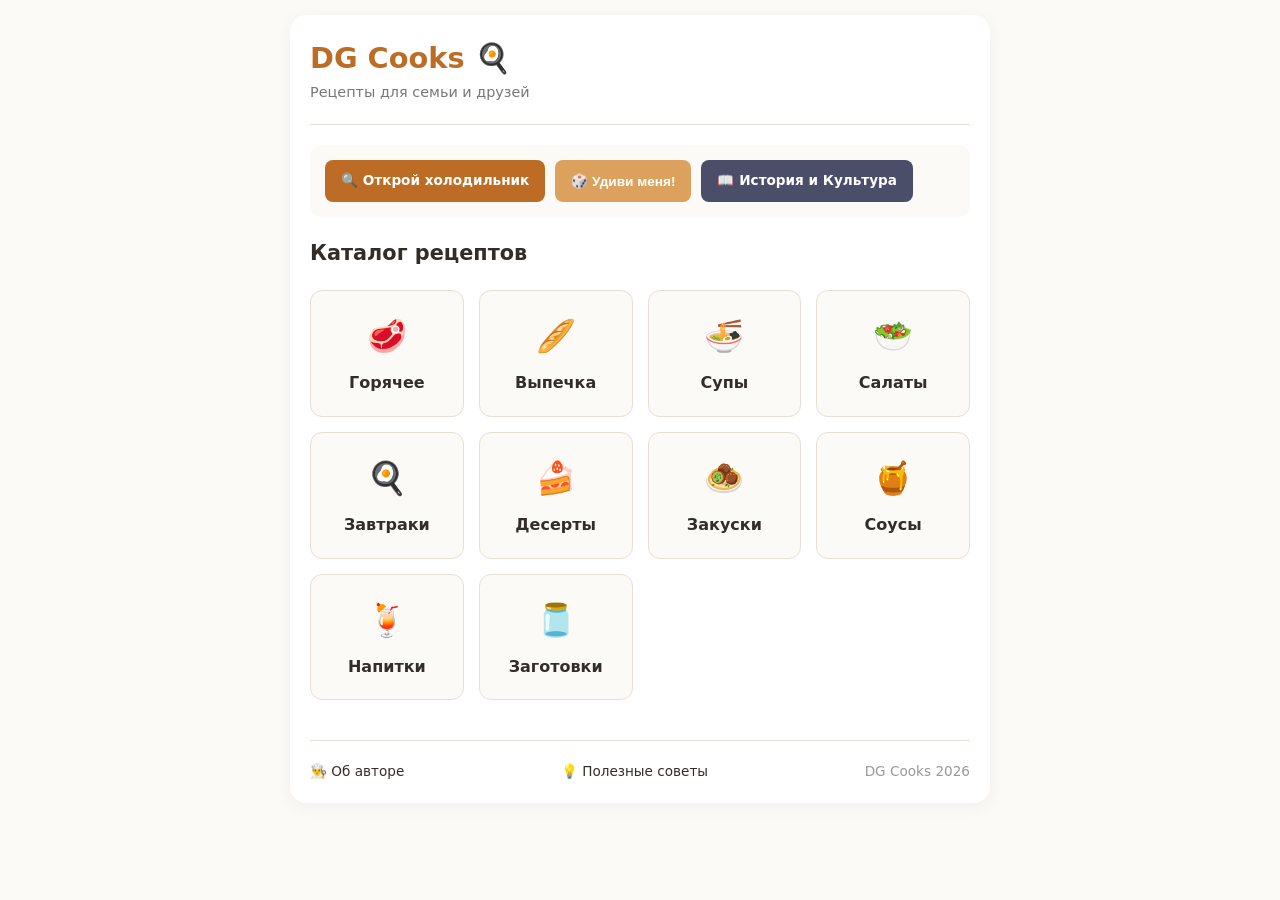
<file: index.html>
<!DOCTYPE html>
<html lang="ru">
<head>
    <meta charset="UTF-8">
    <meta name="viewport" content="width=device-width, initial-scale=1.0">
    <title>DG Cooks — Семейная Кулинарная Книга</title>
    <link rel="stylesheet" href="style.css">
</head>
<body>

    <div class="container">
        <header style="display: flex; justify-content: space-between; align-items: center; padding-bottom: 20px; border-bottom: 1px solid var(--border-color);">
            <div>
                <h1 style="color: var(--accent-color); font-size: 1.8rem;">DG Cooks 🍳</h1>
                <p style="font-size: 0.9rem; color: #777;">Рецепты для семьи и друзей</p>
            </div>
        </header>

        <section style="margin: 20px 0; padding: 15px; background: var(--bg-color); border-radius: 12px; display: flex; flex-wrap: wrap; gap: 10px;">
            <a href="fridge.html" class="btn-share btn-action" style="font-size: 0.85rem; text-decoration: none;">🔍 Открой холодильник</a>
            <button id="btn-surprise" class="btn-share" style="background-color: var(--accent-light); font-size: 0.85rem;">🎲 Удиви меня!</button>
            <a href="history.html" class="btn-share" style="background-color: #4a4e69; font-size: 0.85rem; text-decoration: none;">📖 История и Культура</a>
        </section>

        <main>
            <h2 style="margin: 20px 0 10px 0; font-size: 1.3rem;">Каталог рецептов</h2>
            <div class="categories-grid">
                
                <a href="main-dishes.html" style="text-decoration: none; color: inherit;">
                    <div style="background: var(--bg-color); padding: 20px; border-radius: 12px; text-align: center; border: 1px solid var(--border-color);">
                        <span style="font-size: 2rem;">🥩</span>
                        <h3 style="font-size: 1rem; margin-top: 8px;">Горячее</h3>
                    </div>
                </a>

                <a href="bakery.html" style="text-decoration: none; color: inherit;">
                    <div style="background: var(--bg-color); padding: 20px; border-radius: 12px; text-align: center; border: 1px solid var(--border-color);">
                        <span style="font-size: 2rem;">🥖</span>
                        <h3 style="font-size: 1rem; margin-top: 8px;">Выпечка</h3>
                    </div>
                </a>

                <a href="soups.html" style="text-decoration: none; color: inherit;">
                    <div style="background: var(--bg-color); padding: 20px; border-radius: 12px; text-align: center; border: 1px solid var(--border-color);">
                        <span style="font-size: 2rem;">🍜</span>
                        <h3 style="font-size: 1rem; margin-top: 8px;">Супы</h3>
                    </div>
                </a>

                <a href="salads.html" style="text-decoration: none; color: inherit;">
                    <div style="background: var(--bg-color); padding: 20px; border-radius: 12px; text-align: center; border: 1px solid var(--border-color);">
                        <span style="font-size: 2rem;">🥗</span>
                        <h3 style="font-size: 1rem; margin-top: 8px;">Салаты</h3>
                    </div>
                </a>

                <a href="breakfasts.html" style="text-decoration: none; color: inherit;">
                    <div style="background: var(--bg-color); padding: 20px; border-radius: 12px; text-align: center; border: 1px solid var(--border-color);">
                        <span style="font-size: 2rem;">🍳</span>
                        <h3 style="font-size: 1rem; margin-top: 8px;">Завтраки</h3>
                    </div>
                </a>

                <a href="desserts.html" style="text-decoration: none; color: inherit;">
                    <div style="background: var(--bg-color); padding: 20px; border-radius: 12px; text-align: center; border: 1px solid var(--border-color);">
                        <span style="font-size: 2rem;">🍰</span>
                        <h3 style="font-size: 1rem; margin-top: 8px;">Десерты</h3>
                    </div>
                </a>

                <a href="snacks.html" style="text-decoration: none; color: inherit;">
                    <div style="background: var(--bg-color); padding: 20px; border-radius: 12px; text-align: center; border: 1px solid var(--border-color);">
                        <span style="font-size: 2rem;">🧆</span>
                        <h3 style="font-size: 1rem; margin-top: 8px;">Закуски</h3>
                    </div>
                </a>

                <a href="sauces.html" style="text-decoration: none; color: inherit;">
                    <div style="background: var(--bg-color); padding: 20px; border-radius: 12px; text-align: center; border: 1px solid var(--border-color);">
                        <span style="font-size: 2rem;">🍯</span>
                        <h3 style="font-size: 1rem; margin-top: 8px;">Соусы</h3>
                    </div>
                </a>

                <a href="drinks.html" style="text-decoration: none; color: inherit;">
                    <div style="background: var(--bg-color); padding: 20px; border-radius: 12px; text-align: center; border: 1px solid var(--border-color);">
                        <span style="font-size: 2rem;">🍹</span>
                        <h3 style="font-size: 1rem; margin-top: 8px;">Напитки</h3>
                    </div>
                </a>

                <a href="preserves.html" style="text-decoration: none; color: inherit;">
                    <div style="background: var(--bg-color); padding: 20px; border-radius: 12px; text-align: center; border: 1px solid var(--border-color);">
                        <span style="font-size: 2rem;">🫙</span>
                        <h3 style="font-size: 1rem; margin-top: 8px;">Заготовки</h3>
                    </div>
                </a>

            </div>
        </main>

        <footer style="margin-top: 40px; padding-top: 20px; border-top: 1px solid var(--border-color); display: flex; justify-content: space-between; font-size: 0.85rem;">
            <a href="about.html" style="color: var(--text-color); text-decoration: none;">👨‍🍳 Об авторе</a>
            <a href="tips.html" style="color: var(--text-color); text-decoration: none;">💡 Полезные советы</a>
            <span style="color: #999;">DG Cooks 2026</span>
        </footer>
    </div>

    <script>
        document.getElementById('btn-surprise').addEventListener('click', () => {
            alert('Тут запустится кулинарная рулетка из Task 4.4!');
        });
    </script>
</body>
</html>
</file>
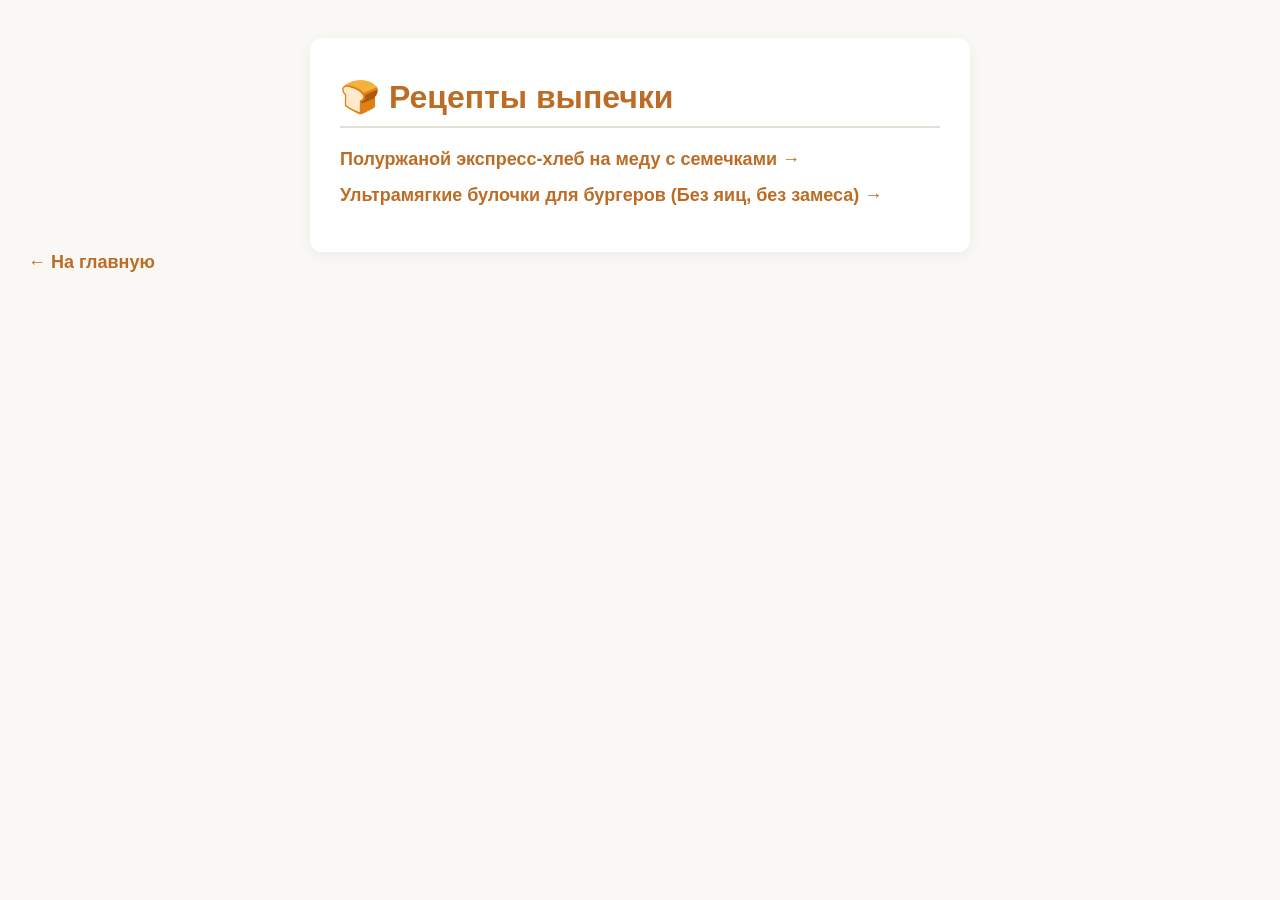
<file: bakery.html>
<!DOCTYPE html>
<html lang="ru">
<head>
    <meta charset="UTF-8">
    <meta name="viewport" content="width=device-width, initial-scale=1.0">
    <title>Выпечка и Хлеб</title>
    <style>
        body { font-family: sans-serif; background: #faf8f5; color: #332d29; padding: 30px 20px; }
        .container { max-width: 600px; margin: 0 auto; background: white; padding: 30px; border-radius: 12px; box-shadow: 0 4px 15px rgba(0,0,0,0.05); position: relative; }
        h1 { color: #bc6c25; border-bottom: 2px solid #e6dfd5; padding-bottom: 10px; margin-top: 10px; }
        
        ul { list-style: none; padding: 0; }
        li { margin: 15px 0; }
        a { color: #bc6c25; font-size: 18px; text-decoration: none; font-weight: bold; }
        a:hover { text-decoration: underline; }
        .back { display: inline-block; margin-top: 20px; color: #7d7065; }
    </style>
</head>
<body>
    <div class="container">
        <h1>🍞 Рецепты выпечки</h1>
        <ul>
            <li><a href="honey-bread.html">Полуржаной экспресс-хлеб на меду с семечками →</a></li>
            <li><a href="burger-buns.html">Ультрамягкие булочки для бургеров (Без яиц, без замеса) →</a></li>
        </ul>
    </div>
    <a href="index.html" id="back-to-main">← На главную</a>
</body>
</html>
</file>
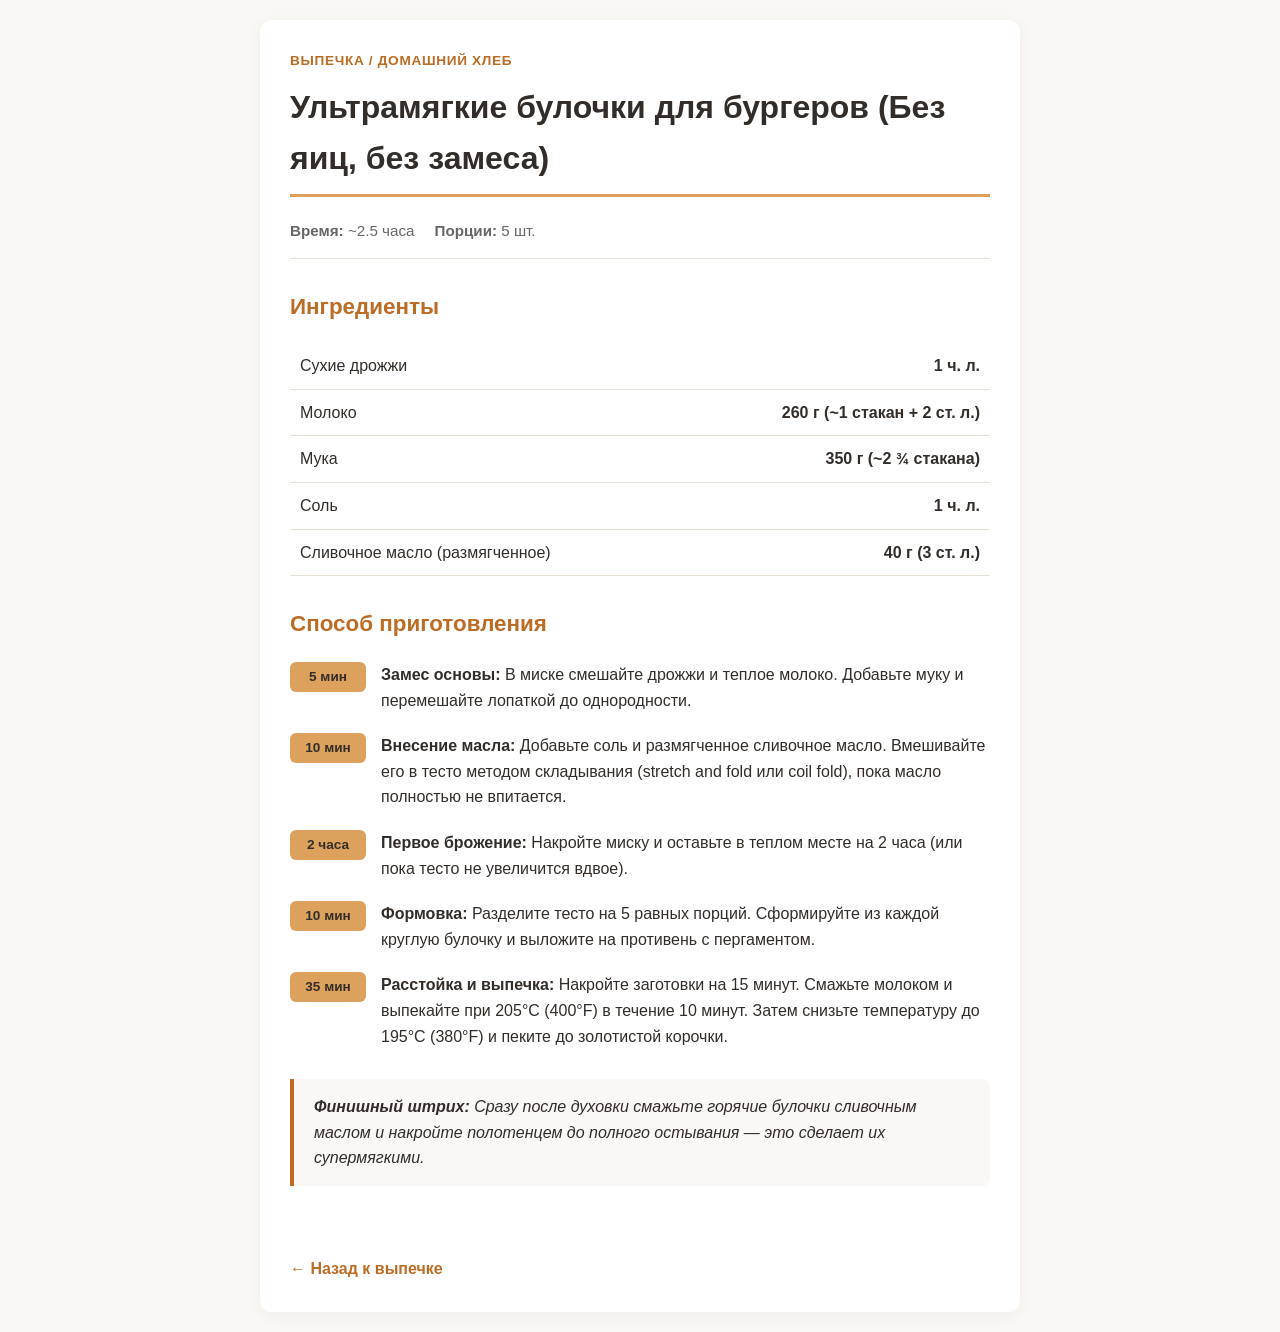
<file: burger-buns.html>
<!DOCTYPE html>
<html lang="ru">
<head>
    <meta charset="UTF-8">
    <meta name="viewport" content="width=device-width, initial-scale=1.0">
    <title>Ультрамягкие булочки для бургеров</title>
    <style>
        :root {
            --bg-color: #faf8f5;
            --text-color: #332d29;
            --accent-color: #bc6c25;
            --accent-light: #dda15e;
            --card-bg: #ffffff;
            --border-color: #e6dfd5;
        }

        body {
            background-color: var(--bg-color);
            color: var(--text-color);
            font-family: -apple-system, BlinkMacSystemFont, "Segoe UI", Roboto, Arial, sans-serif;
            margin: 0;
            padding: 20px;
            line-height: 1.6;
        }

        .container {
            max-width: 700px;
            margin: 0 auto;
            background-color: var(--card-bg);
            border-radius: 12px;
            padding: 30px;
            box-shadow: 0 4px 15px rgba(51, 45, 41, 0.05);
        }

        .category-badge {
            font-size: 0.85rem;
            font-weight: bold;
            letter-spacing: 0.05em;
            color: var(--accent-color);
            margin-bottom: 10px;
            text-transform: uppercase;
        }

        h1 {
            font-size: 2rem;
            margin-top: 0;
            padding-bottom: 10px;
            border-bottom: 3px solid var(--accent-light);
            color: var(--text-color);
        }

        .meta-info {
            display: flex;
            gap: 20px;
            font-size: 0.95rem;
            color: #666;
            margin-bottom: 30px;
            border-bottom: 1px solid var(--border-color);
            padding-bottom: 15px;
        }

        h2 {
            font-size: 1.4rem;
            color: var(--accent-color);
            margin-top: 30px;
        }

        table {
            width: 100%;
            border-collapse: collapse;
            margin-bottom: 30px;
        }

        table td {
            padding: 10px;
            border-bottom: 1px solid var(--border-color);
        }

        table td:last-child {
            text-align: right;
            font-weight: bold;
        }

        .timeline {
            margin-top: 20px;
        }

        .timeline-item {
            display: flex;
            align-items: flex-start;
            margin-bottom: 20px;
        }

        .time-badge {
            background-color: var(--accent-light);
            color: var(--text-color);
            padding: 4px 8px;
            border-radius: 6px;
            font-weight: bold;
            font-size: 0.85rem;
            margin-right: 15px;
            white-space: nowrap;
            min-width: 60px;
            text-align: center;
        }

        .step-content {
            flex: 1;
        }

        blockquote {
            margin: 30px 0;
            padding: 15px 20px;
            background-color: var(--bg-color);
            border-left: 4px solid var(--accent-color);
            border-radius: 0 8px 8px 0;
            font-style: italic;
        }

        .back-link {
            display: inline-block;
            margin-top: 40px;
            color: var(--accent-color);
            text-decoration: none;
            font-weight: bold;
            transition: color 0.2s;
        }

        .back-link:hover {
            color: var(--accent-light);
        }
    </style>
</head>
<body>

<div class="container">
    <div class="category-badge">Выпечка / Домашний хлеб</div>
    <h1>Ультрамягкие булочки для бургеров (Без яиц, без замеса)</h1>
    
    <div class="meta-info">
        <div><strong>Время:</strong> ~2.5 часа</div>
        <div><strong>Порции:</strong> 5 шт.</div>
    </div>

    <h2>Ингредиенты</h2>
    <table>
        <tr>
            <td>Сухие дрожжи</td>
            <td>1 ч. л.</td>
        </tr>
        <tr>
            <td>Молоко</td>
            <td>260 г (~1 стакан + 2 ст. л.)</td>
        </tr>
        <tr>
            <td>Мука</td>
            <td>350 г (~2 ¾ стакана)</td>
        </tr>
        <tr>
            <td>Соль</td>
            <td>1 ч. л.</td>
        </tr>
        <tr>
            <td>Сливочное масло (размягченное)</td>
            <td>40 г (3 ст. л.)</td>
        </tr>
    </table>

    <h2>Способ приготовления</h2>
    <div class="timeline">
        <div class="timeline-item">
            <div class="time-badge">5 мин</div>
            <div class="step-content"><strong>Замес основы:</strong> В миске смешайте дрожжи и теплое молоко. Добавьте муку и перемешайте лопаткой до однородности.</div>
        </div>
        <div class="timeline-item">
            <div class="time-badge">10 мин</div>
            <div class="step-content"><strong>Внесение масла:</strong> Добавьте соль и размягченное сливочное масло. Вмешивайте его в тесто методом складывания (stretch and fold или coil fold), пока масло полностью не впитается.</div>
        </div>
        <div class="timeline-item">
            <div class="time-badge">2 часа</div>
            <div class="step-content"><strong>Первое брожение:</strong> Накройте миску и оставьте в теплом месте на 2 часа (или пока тесто не увеличится вдвое).</div>
        </div>
        <div class="timeline-item">
            <div class="time-badge">10 мин</div>
            <div class="step-content"><strong>Формовка:</strong> Разделите тесто на 5 равных порций. Сформируйте из каждой круглую булочку и выложите на противень с пергаментом.</div>
        </div>
        <div class="timeline-item">
            <div class="time-badge">35 мин</div>
            <div class="step-content"><strong>Расстойка и выпечка:</strong> Накройте заготовки на 15 минут. Смажьте молоком и выпекайте при 205°C (400°F) в течение 10 минут. Затем снизьте температуру до 195°C (380°F) и пеките до золотистой корочки.</div>
        </div>
    </div>

    <blockquote>
        <strong>Финишный штрих:</strong> Сразу после духовки смажьте горячие булочки сливочным маслом и накройте полотенцем до полного остывания — это сделает их супермягкими.
    </blockquote>

    <a href="bakery.html" class="back-link">← Назад к выпечке</a>
</div>

</body>
</html>
</file>
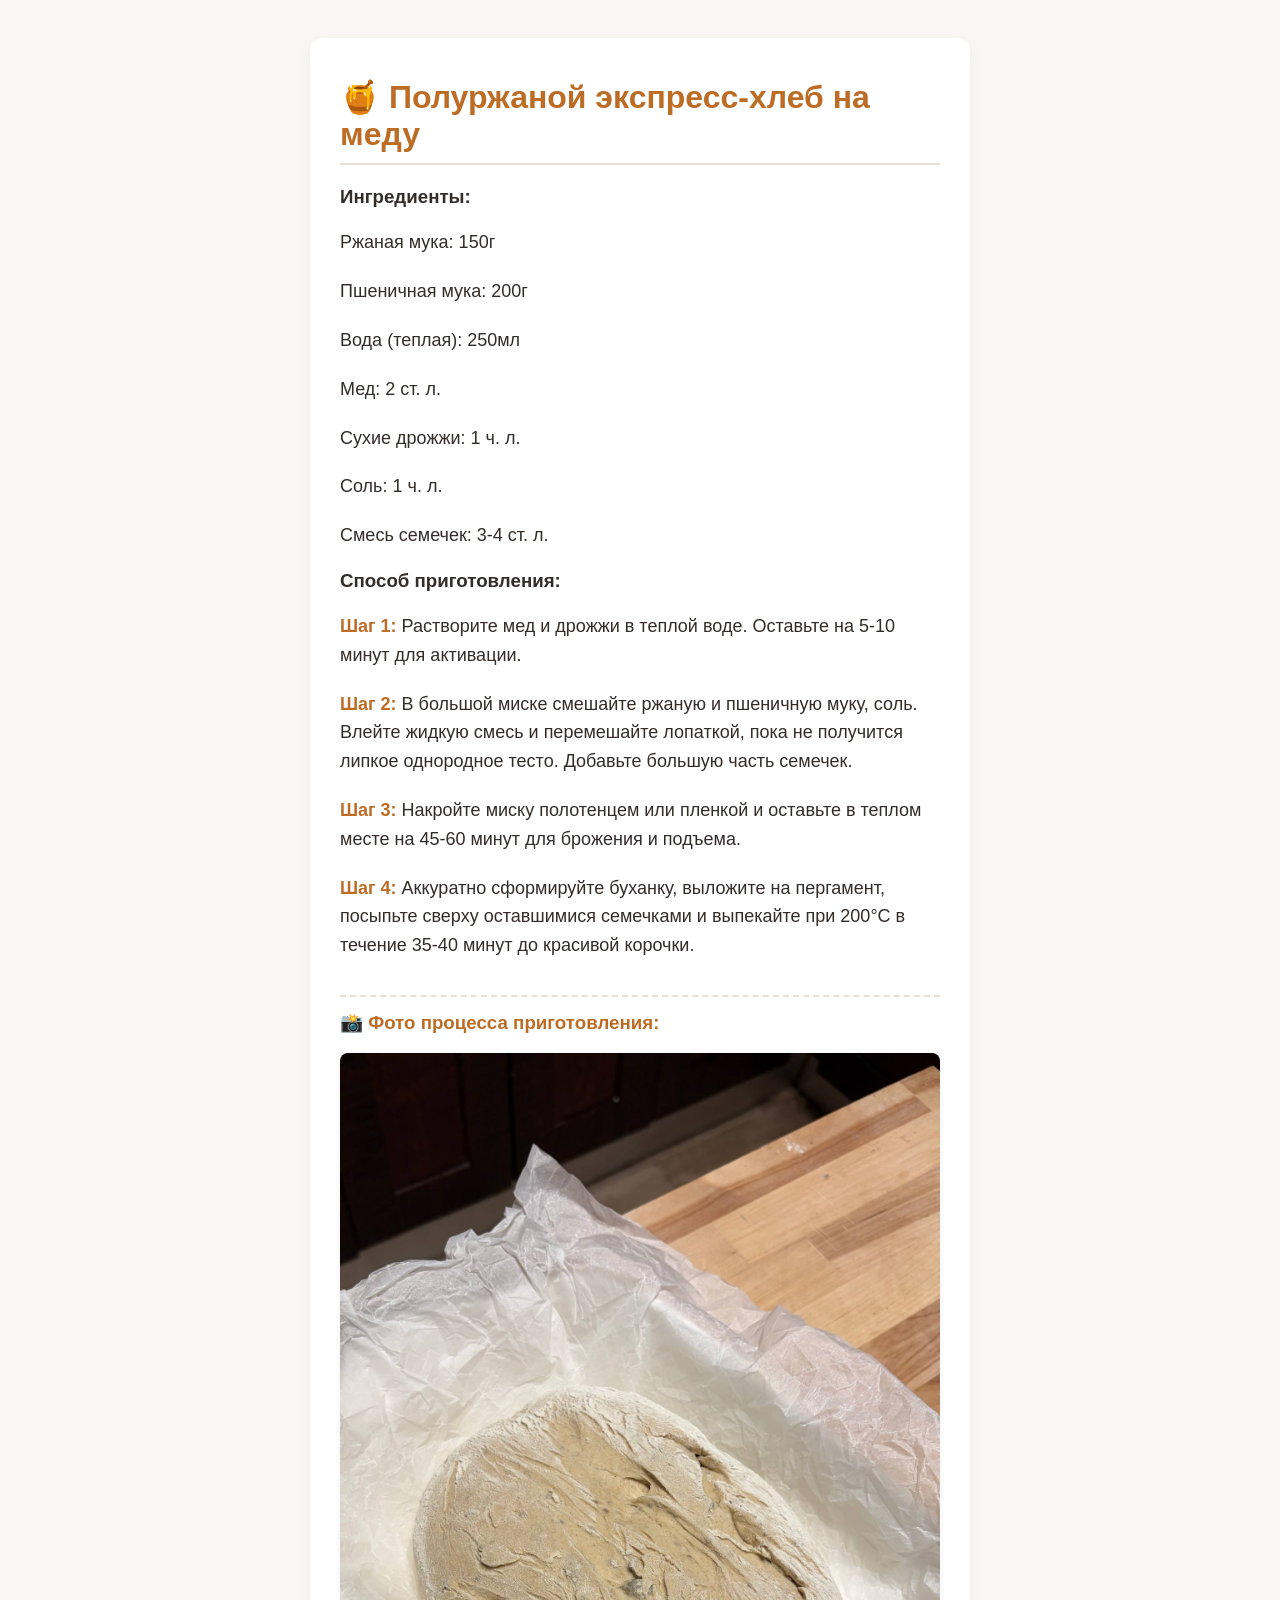
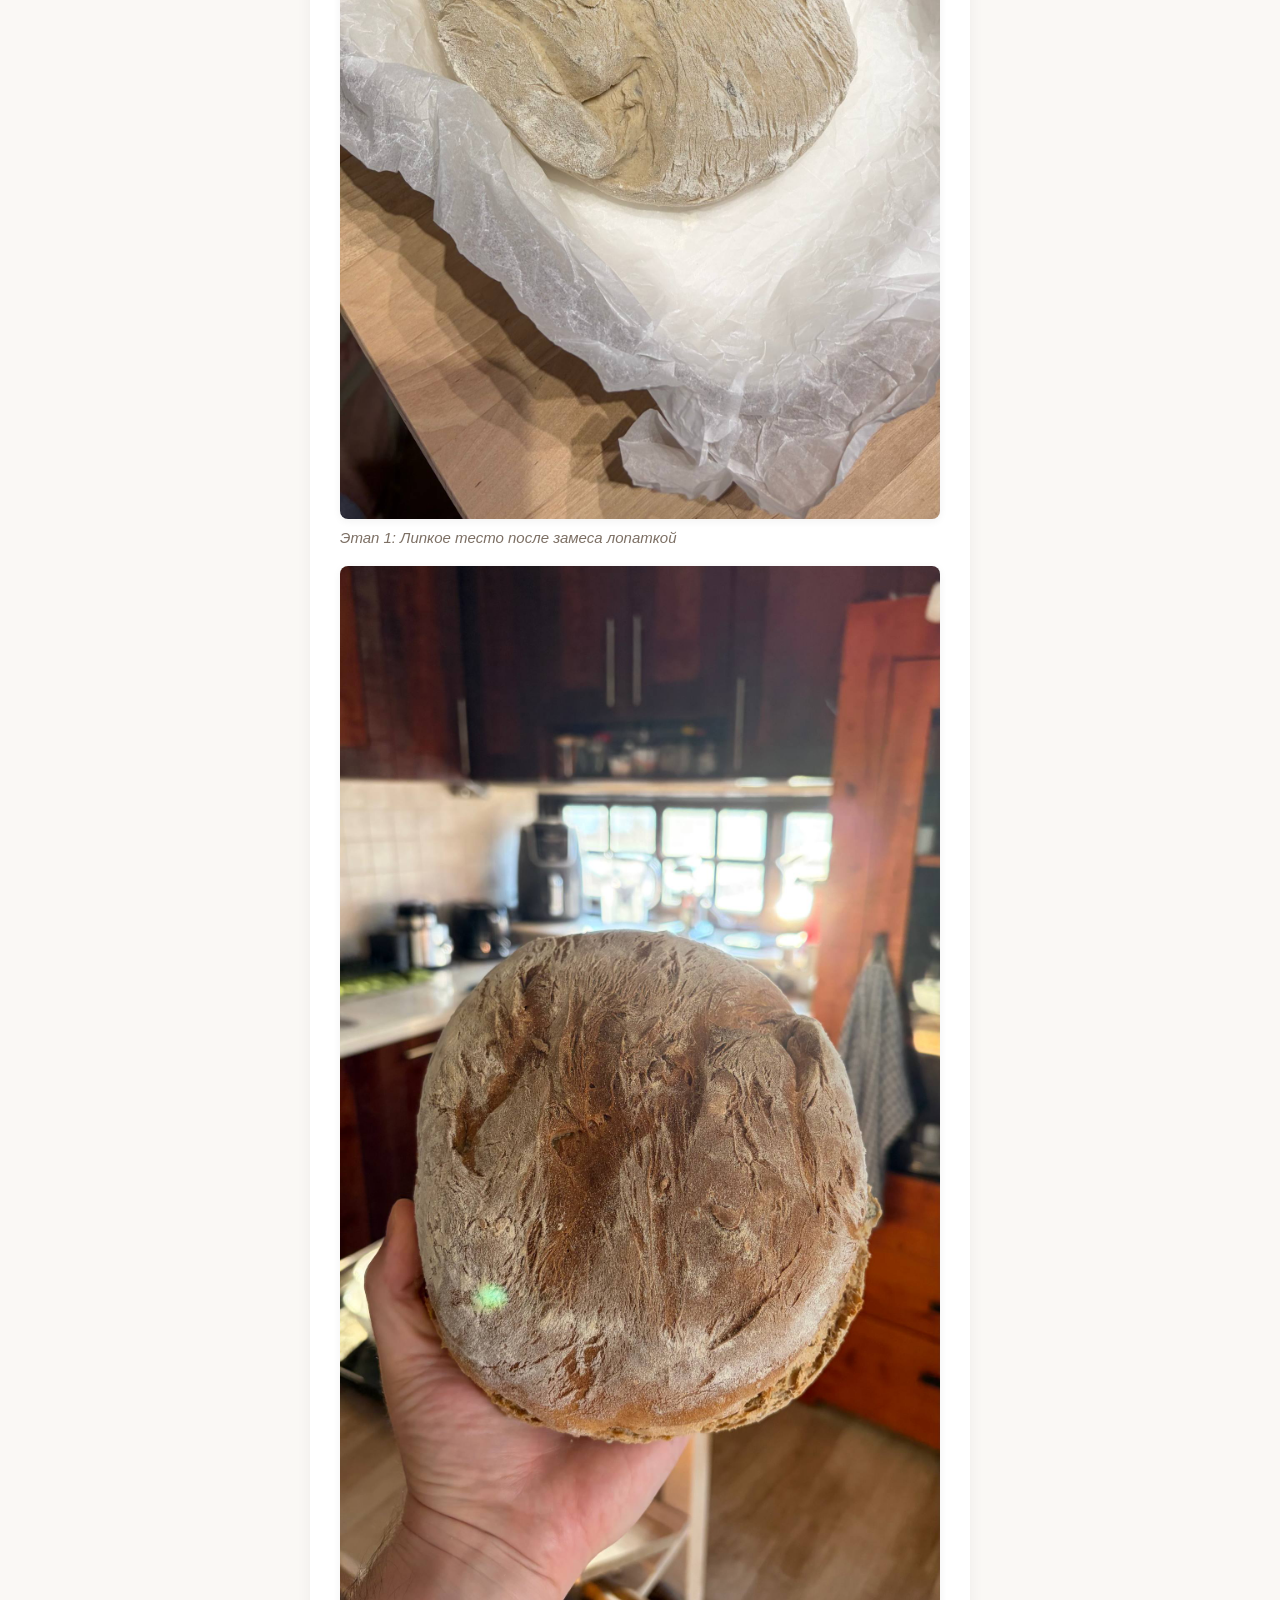
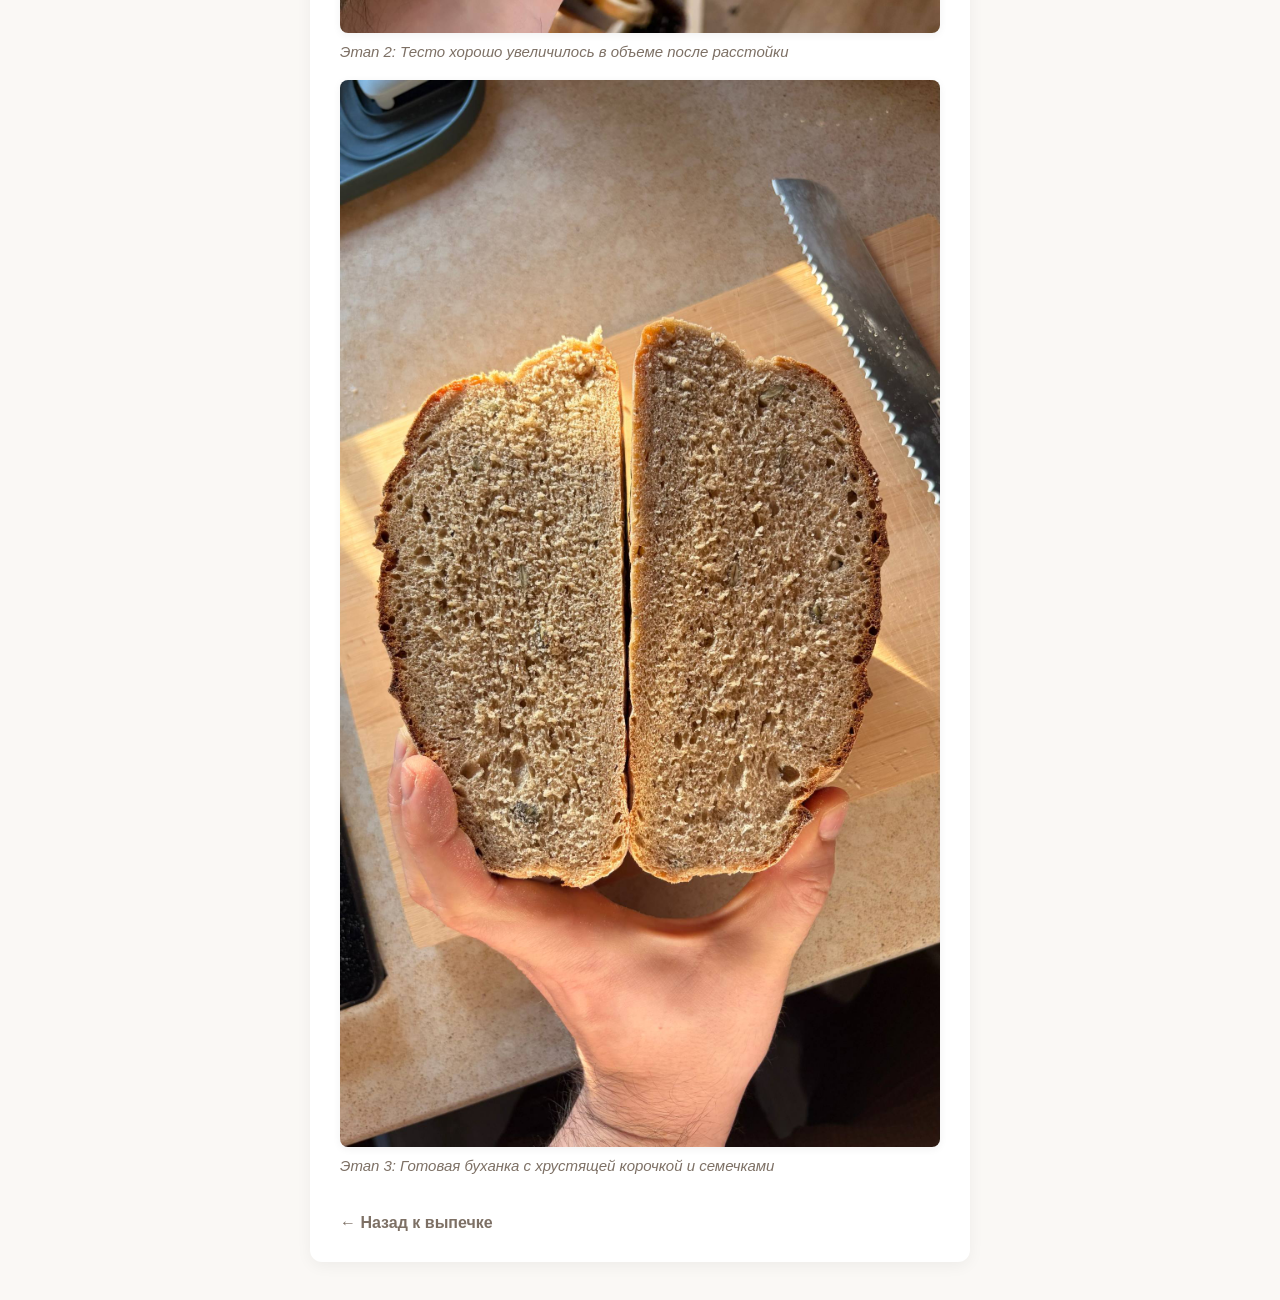
<file: honey-bread.html>
<!DOCTYPE html>
<html lang="ru">
<head>
    <meta charset="UTF-8">
    <meta name="viewport" content="width=device-width, initial-scale=1.0">
    <title>Полуржаной экспресс-хлеб на меду с семечками</title>
    <style>
        body { font-family: sans-serif; background: #faf8f5; color: #332d29; padding: 30px 20px; }
        .container { max-width: 600px; margin: 0 auto; background: white; padding: 30px; border-radius: 12px; box-shadow: 0 4px 15px rgba(0,0,0,0.05); position: relative; }
        h1 { color: #bc6c25; border-bottom: 2px solid #e6dfd5; padding-bottom: 10px; margin-top: 10px; }
        
        ul { list-style: none; padding: 0; }
        li { margin: 20px 0; font-size: 18px; line-height: 1.6; }
        strong { color: #bc6c25; }
        .back { display: inline-block; margin-top: 20px; color: #7d7065; text-decoration: none; font-weight: bold; }
        .back:hover { text-decoration: underline; }

        /* Стиль для галереи фотографий в конце рецепта */
        .gallery-title {
            margin-top: 35px;
            padding-top: 15px;
            border-top: 2px dashed #e6dfd5;
            color: #bc6c25;
        }
        .step-image {
            width: 100%;
            max-width: 100%;
            height: auto;
            border-radius: 8px;
            margin: 15px 0 25px 0;
            box-shadow: 0 2px 8px rgba(0,0,0,0.06);
            display: block;
        }
        .image-caption {
            font-size: 15px;
            color: #7d7065;
            margin-top: -15px;
            margin-bottom: 20px;
            font-style: italic;
        }
    </style>
</head>
<body>
    <div class="container">

        <h1>🍯 Полуржаной экспресс-хлеб на меду</h1>

        <h3>Ингредиенты:</h3>
        <ul>
            <li>Ржаная мука: 150г</li>
            <li>Пшеничная мука: 200г</li>
            <li>Вода (теплая): 250мл</li>
            <li>Мед: 2 ст. л.</li>
            <li>Сухие дрожжи: 1 ч. л.</li>
            <li>Соль: 1 ч. л.</li>
            <li>Смесь семечек: 3-4 ст. л.</li>
        </ul>

        <h3>Способ приготовления:</h3>
        <ul>
            <li>
                <strong>Шаг 1:</strong> Растворите мед и дрожжи в теплой воде. Оставьте на 5-10 минут для активации.
            </li>
            <li>
                <strong>Шаг 2:</strong> В большой миске смешайте ржаную и пшеничную муку, соль. Влейте жидкую смесь и перемешайте лопаткой, пока не получится липкое однородное тесто. Добавьте большую часть семечек.
            </li>
            <li>
                <strong>Шаг 3:</strong> Накройте миску полотенцем или пленкой и оставьте в теплом месте на 45-60 минут для брожения и подъема.
            </li>
            <li>
                <strong>Шаг 4:</strong> Аккуратно сформируйте буханку, выложите на пергамент, посыпьте сверху оставшимися семечками и выпекайте при 200°C в течение 35-40 минут до красивой корочки.
            </li>
        </ul>

        <h3 class="gallery-title">📸 Фото процесса приготовления:</h3>
        
        <img src="honey-bread-1.jpg" alt="Замес липкого теста" class="step-image">
        <div class="image-caption">Этап 1: Липкое тесто после замеса лопаткой</div>

        <img src="honey-bread-2.jpg" alt="Тесто после подъема" class="step-image">
        <div class="image-caption">Этап 2: Тесто хорошо увеличилось в объеме после расстойки</div>

        <img src="honey-bread-3.jpg" alt="Готовый испеченный хлеб" class="step-image">
        <div class="image-caption">Этап 3: Готовая буханка с хрустящей корочкой и семечками</div>

        <a href="bakery.html" class="back">← Назад к выпечке</a>
    </div>
</body>
</html>
</file>
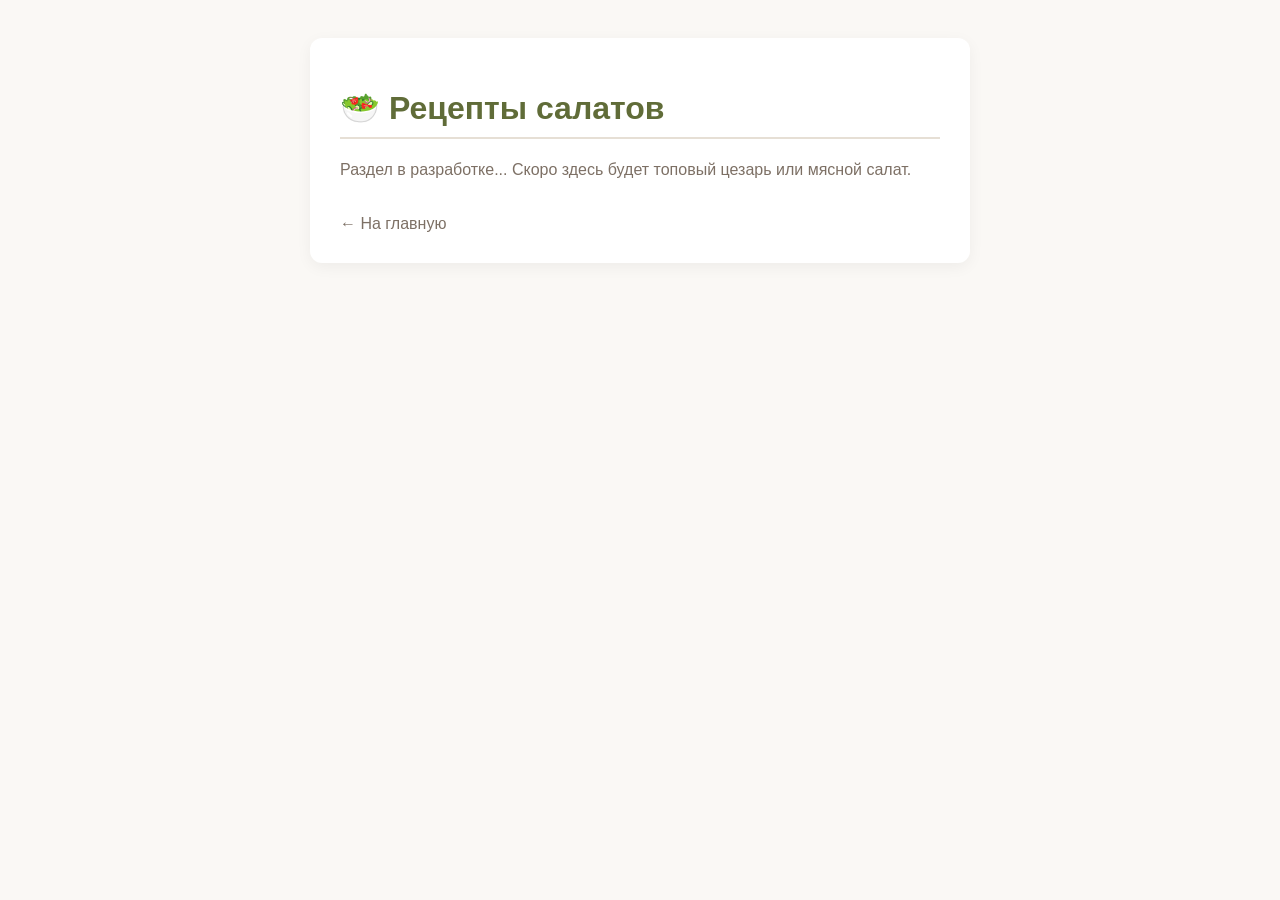
<file: salads.html>
<!DOCTYPE html>
<html lang="ru">
<head>
    <meta charset="UTF-8">
    <meta name="viewport" content="width=device-width, initial-scale=1.0">
    <title>Рецепты Салатов</title>
    <style>
        body { font-family: sans-serif; background: #faf8f5; color: #332d29; padding: 30px 20px; }
        .container { max-width: 600px; margin: 0 auto; background: white; padding: 30px; border-radius: 12px; box-shadow: 0 4px 15px rgba(0,0,0,0.05); }
        h1 { color: #2a9d8f; border-bottom: 2px solid #e6dfd5; padding-bottom: 10px; }
        ul { list-style: none; padding: 0; }
        li { margin: 15px 0; color: #7d7065; }
        .back { display: inline-block; margin-top: 20px; color: #7d7065; text-decoration: none; }
    </style>
</head>
<body>
    <div class="container">
        <h1 style="color: #606c38;">🥗 Рецепты салатов</h1>
        <ul>
            <li>Раздел в разработке... Скоро здесь будет топовый цезарь или мясной салат.</li>
        </ul>
        <a href="index.html" class="back">← На главную</a>
    </div>
</body>
</html>
</file>
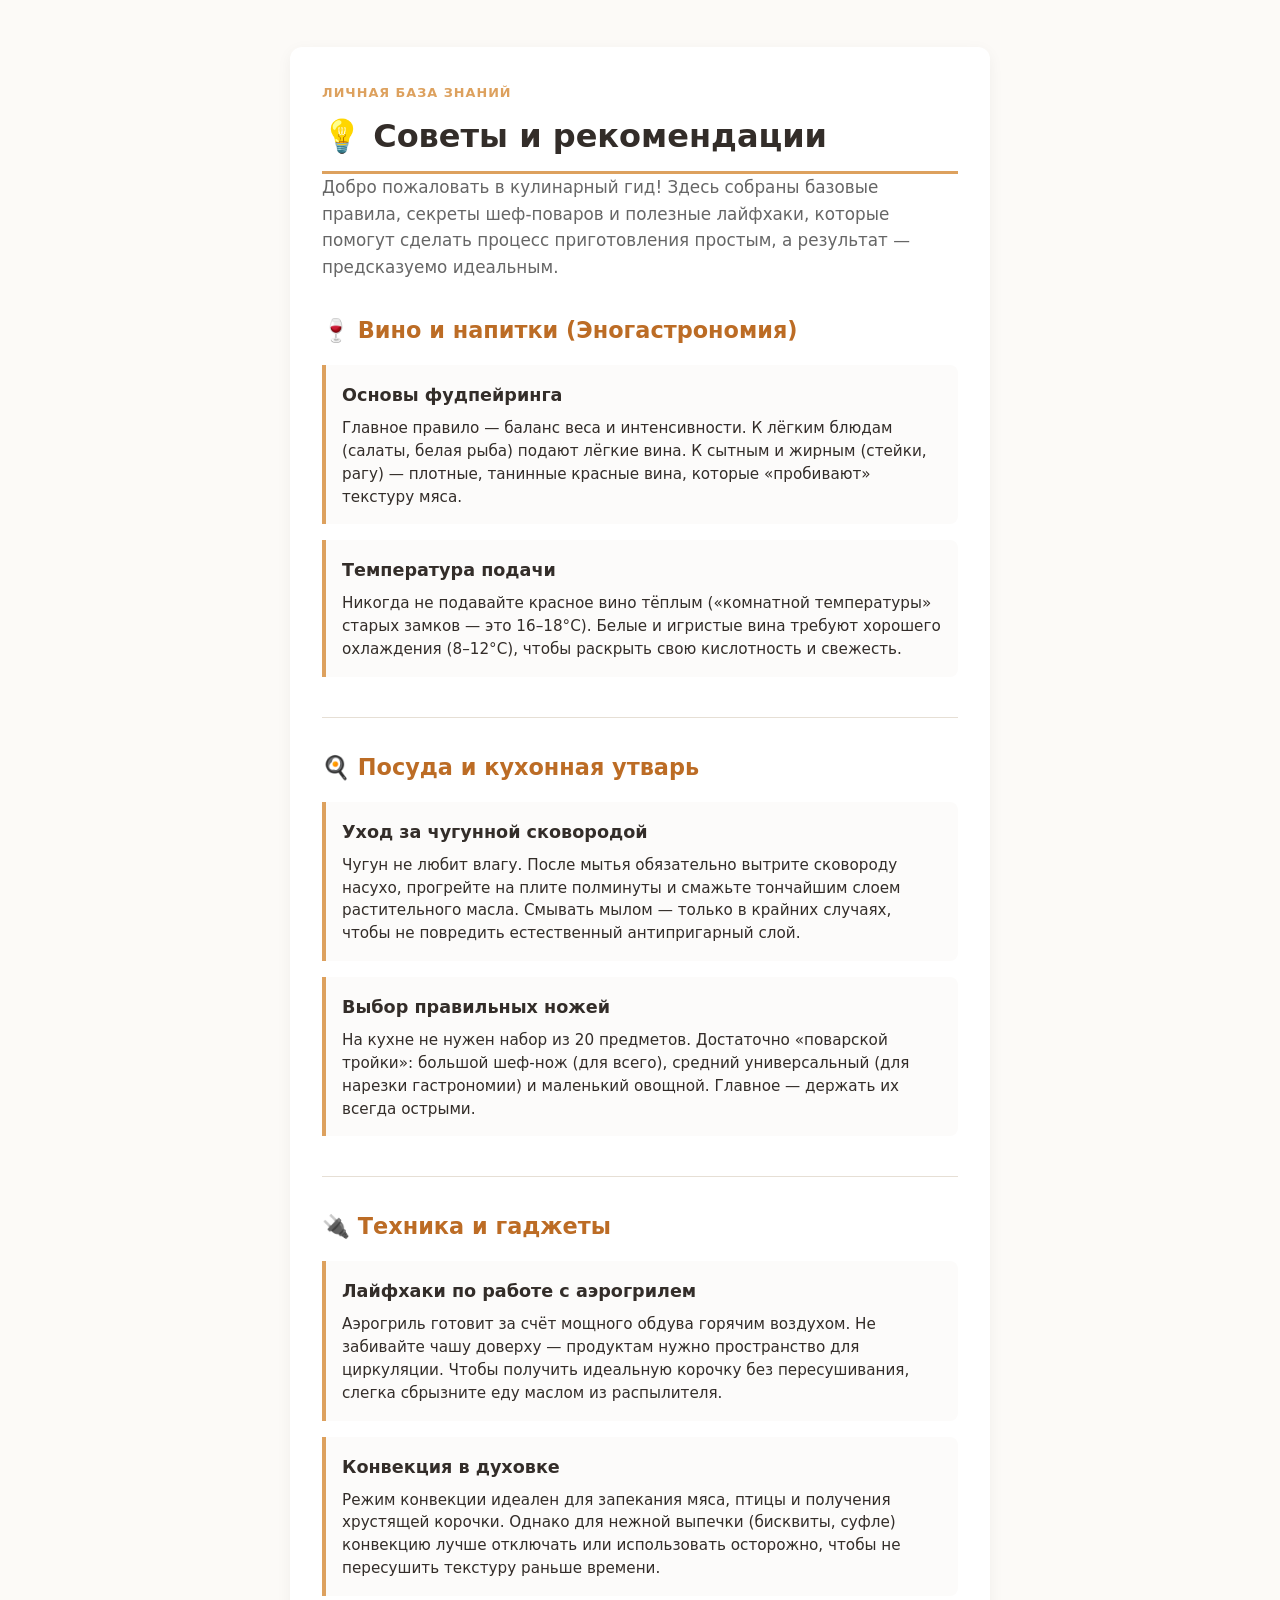
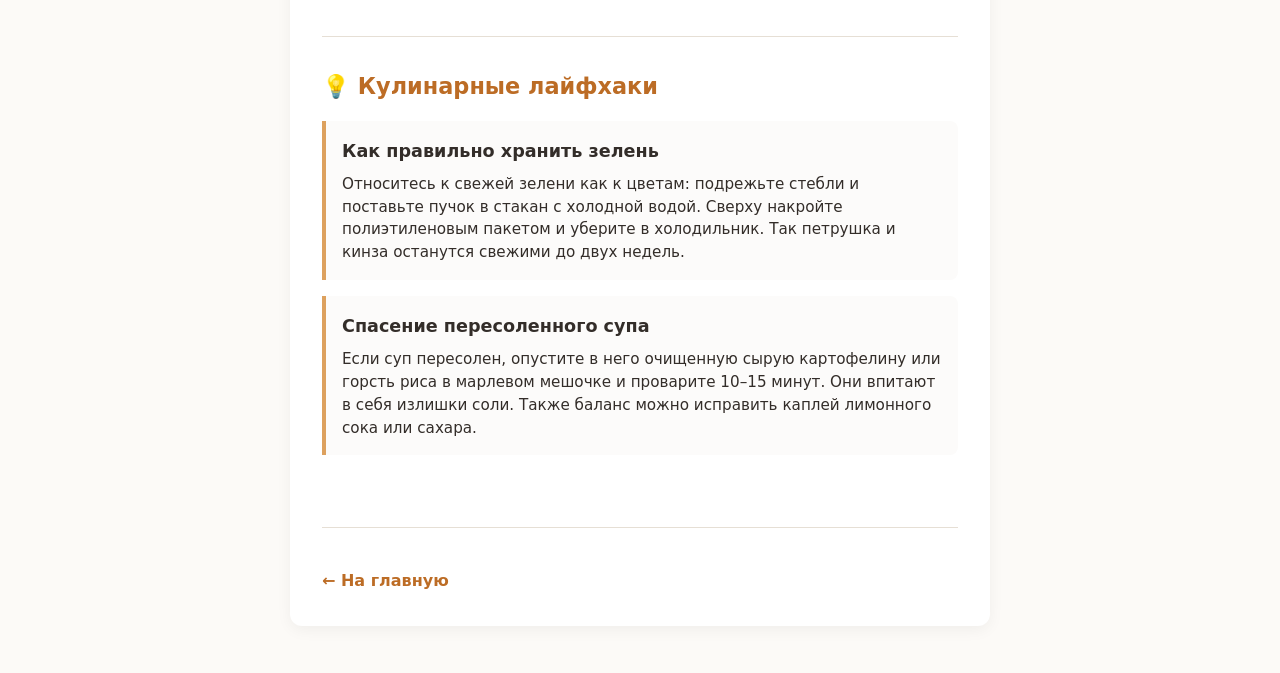
<file: tips.html>
<!DOCTYPE html>
<html lang="ru">
<head>
    <meta charset="UTF-8">
    <meta name="viewport" content="width=device-width, initial-scale=1.0">
    <title>Советы и рекомендации — Кулинарный гид</title>
    <link rel="stylesheet" href="style.css">
    <style>
        /* Дополнительные стили для красивого отображения базы знаний */
        .tips-section {
            margin-bottom: 2rem;
            padding-bottom: 1.5rem;
            border-bottom: 1px solid var(--border-color);
        }
        .tips-section:last-of-type {
            border-bottom: none;
        }
        .section-title {
            display: flex;
            align-items: center;
            gap: 0.5rem;
            font-size: 1.4rem;
            color: var(--accent-color);
            margin-top: 1.5rem;
            margin-bottom: 1rem;
        }
        .tip-card {
            background-color: #fcfbfa;
            border-left: 4px solid var(--accent-light);
            padding: 1rem;
            margin-bottom: 1rem;
            border-radius: 0 8px 8px 0;
        }
        .tip-card h3 {
            margin-top: 0;
            margin-bottom: 0.5rem;
            font-size: 1.1rem;
        }
        .tip-card p {
            margin: 0;
            font-size: 0.95rem;
            line-height: 1.5;
        }
        .back-link {
            display: inline-block;
            margin-top: 1.5rem;
            color: var(--accent-color);
            text-decoration: none;
            font-weight: bold;
            transition: color 0.2s ease;
        }
        .back-link:hover {
            color: var(--accent-light);
        }
    </style>
</head>
<body>

    <div class="container" style="max-width: 700px; margin: 2rem auto; padding: 2rem; background: var(--card-bg); border-radius: 12px; box-shadow: 0 4px 15px rgba(0,0,0,0.05);">
        
        <span class="category-badge" style="display: inline-block; font-size: 0.8rem; letter-spacing: 1px; text-transform: uppercase; color: var(--accent-light); font-weight: bold; margin-bottom: 0.5rem;">Личная база знаний</span>
        
        <h1 style="margin-top: 0; padding-bottom: 0.5rem; border-bottom: 3px solid var(--accent-light); color: var(--text-color);">💡 Советы и рекомендации</h1>
        
        <p style="color: #666; font-size: 1.05rem; line-height: 1.6; margin-bottom: 2rem;">
            Добро пожаловать в кулинарный гид! Здесь собраны базовые правила, секреты шеф-поваров и полезные лайфхаки, которые помогут сделать процесс приготовления простым, а результат — предсказуемо идеальным.
        </p>

        <section class="tips-section">
            <h2 class="section-title">🍷 Вино и напитки (Эногастрономия)</h2>
            
            <div class="tip-card">
                <h3>Основы фудпейринга</h3>
                <p>Главное правило — баланс веса и интенсивности. К лёгким блюдам (салаты, белая рыба) подают лёгкие вина. К сытным и жирным (стейки, рагу) — плотные, танинные красные вина, которые «пробивают» текстуру мяса.</p>
            </div>

            <div class="tip-card">
                <h3>Температура подачи</h3>
                <p>Никогда не подавайте красное вино тёплым («комнатной температуры» старых замков — это 16–18°C). Белые и игристые вина требуют хорошего охлаждения (8–12°C), чтобы раскрыть свою кислотность и свежесть.</p>
            </div>
        </section>

        <section class="tips-section">
            <h2 class="section-title">🍳 Посуда и кухонная утварь</h2>
            
            <div class="tip-card">
                <h3>Уход за чугунной сковородой</h3>
                <p>Чугун не любит влагу. После мытья обязательно вытрите сковороду насухо, прогрейте на плите полминуты и смажьте тончайшим слоем растительного масла. Смывать мылом — только в крайних случаях, чтобы не повредить естественный антипригарный слой.</p>
            </div>

            <div class="tip-card">
                <h3>Выбор правильных ножей</h3>
                <p>На кухне не нужен набор из 20 предметов. Достаточно «поварской тройки»: большой шеф-нож (для всего), средний универсальный (для нарезки гастрономии) и маленький овощной. Главное — держать их всегда острыми.</p>
            </div>
        </section>

        <section class="tips-section">
            <h2 class="section-title">🔌 Техника и гаджеты</h2>
            
            <div class="tip-card">
                <h3>Лайфхаки по работе с аэрогрилем</h3>
                <p>Аэрогриль готовит за счёт мощного обдува горячим воздухом. Не забивайте чашу доверху — продуктам нужно пространство для циркуляции. Чтобы получить идеальную корочку без пересушивания, слегка сбрызните еду маслом из распылителя.</p>
            </div>

            <div class="tip-card">
                <h3>Конвекция в духовке</h3>
                <p>Режим конвекции идеален для запекания мяса, птицы и получения хрустящей корочки. Однако для нежной выпечки (бисквиты, суфле) конвекцию лучше отключать или использовать осторожно, чтобы не пересушить текстуру раньше времени.</p>
            </div>
        </section>

        <section class="tips-section">
            <h2 class="section-title">💡 Кулинарные лайфхаки</h2>
            
            <div class="tip-card">
                <h3>Как правильно хранить зелень</h3>
                <p>Относитесь к свежей зелени как к цветам: подрежьте стебли и поставьте пучок в стакан с холодной водой. Сверху накройте полиэтиленовым пакетом и уберите в холодильник. Так петрушка и кинза останутся свежими до двух недель.</p>
            </div>

            <div class="tip-card">
                <h3>Спасение пересоленного супа</h3>
                <p>Если суп пересолен, опустите в него очищенную сырую картофелину или горсть риса в марлевом мешочке и проварите 10–15 минут. Они впитают в себя излишки соли. Также баланс можно исправить каплей лимонного сока или сахара.</p>
            </div>
        </section>

        <div style="margin-top: 2rem; border-top: 1px solid var(--border-color); padding-top: 1rem; text-align: left;">
            <a href="index.html" class="back-link">← На главную</a>
        </div>

    </div>

</body>
</html>
</file>
<file: style.css>
/* ==========================================================================
   1. ДИЗАЙН-СИСТЕМА (ПЕРЕМЕННЫЕ) И СБРОС СТИЛЕЙ
   ========================================================================== */
   :root {
    --bg-color: #fcfaf7;        /* Тёплый молочно-кремовый фон */
    --text-color: #332d29;      /* Тёмно-коричневый уютный текст */
    --accent-color: #bc6c25;    /* Тёплый терракотовый / хлебный */
    --accent-light: #dda15e;    /* Песочный для бордеров и выделений */
    --card-bg: #ffffff;         /* Чисто белый фон для карточек */
    --border-color: #e6dfd5;    /* Лёгкие разделители */
    --success-color: #2a9d8f;   /* Зелёный для "В холодильнике" и "Одобрить" */
    --danger-color: #e76f51;    /* Красный для "Аллергия" и ошибок */
    --font-family: system-ui, -apple-system, BlinkMacSystemFont, 'Segoe UI', Roboto, Oxygen, Ubuntu, Cantarell, sans-serif;
}

* {
    box-sizing: border-box;
    margin: 0;
    padding: 0;
}

body {
    background-color: var(--bg-color);
    color: var(--text-color);
    font-family: var(--font-family);
    line-height: 1.6;
    padding: 15px;
    transition: font-size 0.2s ease; /* Для фичи [А+] (Крупный шрифт) */
}

/* Режим крупного шрифта "Для мамы / Для кухни" */
body.large-font {
    font-size: 1.25rem;
}

/* ==========================================================================
   2. БАЗОВЫЕ КОНТЕЙНЕРЫ И СЕТКА (MOBILE FIRST)
   ========================================================================== */
.container {
    max-width: 700px;
    margin: 0 auto;
    background: var(--card-bg);
    padding: 20px;
    border-radius: 16px;
    box-shadow: 0 4px 15px rgba(51, 45, 41, 0.05);
}

/* Сетка для 10 категорий на Главной */
.categories-grid {
    display: grid;
    grid-template-columns: repeat(auto-fill, minmax(140px, 1fr));
    gap: 15px;
    margin-top: 20px;
}

/* ==========================================================================
   3. КОМПОНЕНТЫ И ИНТЕРАКТИВНЫЕ БЭДЖИ
   ========================================================================== */
.category-badge {
    display: inline-block;
    font-size: 0.75rem;
    font-weight: 700;
    letter-spacing: 1px;
    color: var(--accent-color);
    text-transform: uppercase;
    margin-bottom: 8px;
}

/* Тэги рецепта (Meal Prep, Время, Сложность) */
.recipe-tags {
    display: flex;
    flex-wrap: wrap;
    gap: 8px;
    margin: 12px 0;
}

.tag {
    font-size: 0.8rem;
    padding: 4px 12px;
    border-radius: 20px;
    background: var(--bg-color);
    border: 1px solid var(--border-color);
}

.tag.meal-prep {
    background-color: #e8f5e9;
    color: #2e7d32;
    border-color: #c8e6c9;
    font-weight: bold;
}

/* ==========================================================================
   4. ТАБЛИЦА ИНГРЕДИЕНТОВ И КАЛЬКУЛЯТОР ПОРЦИЙ
   ========================================================================== */
.portions-calc {
    display: flex;
    align-items: center;
    gap: 15px;
    background: var(--bg-color);
    padding: 10px 15px;
    border-radius: 8px;
    margin: 20px 0;
}

.calc-btn {
    width: 35px;
    height: 35px;
    border: 1px solid var(--accent-light);
    background: var(--card-bg);
    border-radius: 50%;
    cursor: pointer;
    font-weight: bold;
    color: var(--accent-color);
    font-size: 1.1rem;
}

.ingredients-table {
    width: 100%;
    border-collapse: collapse;
    margin: 15px 0;
}

.ingredients-table tr {
    border-bottom: 1px solid var(--border-color);
}

.ingredients-table td {
    padding: 10px 5px;
}

.ingredients-table td:last-child {
    text-align: right;
    font-weight: bold;
}

/* Интерактивные чекбоксы для списка покупок */
.shop-checkbox {
    margin-right: 10px;
    cursor: pointer;
}

/* ==========================================================================
   5. СОЦИАЛЬНЫЕ КНОПКИ И ШЕРИНГ
   ========================================================================== */
.share-block {
    display: flex;
    flex-wrap: wrap;
    gap: 10px;
    margin-top: 30px;
    padding-top: 20px;
    border-top: 2px dashed var(--border-color);
}

.btn-share {
    display: inline-flex;
    align-items: center;
    gap: 8px;
    padding: 10px 16px;
    border-radius: 8px;
    text-decoration: none;
    color: white;
    font-weight: bold;
    font-size: 0.9rem;
    cursor: pointer;
    border: none;
}

.btn-whatsapp { background-color: #25D366; }
.btn-telegram { background-color: #0088cc; }
.btn-facebook { background-color: #1877F2; }
.btn-action   { background-color: var(--accent-color); }

/* ==========================================================================
   6. ПОДДЕРЖКА ИВРИТА (RTL АВТО-ЗЕРКАЛИРОВАНИЕ)
   ========================================================================== */
[dir="rtl"] {
    text-align: right;
}

[dir="rtl"] .ingredients-table td:last-child {
    text-align: left;
}

[dir="rtl"] .shop-checkbox {
    margin-right: 0;
    margin-left: 10px;
}
</file>
